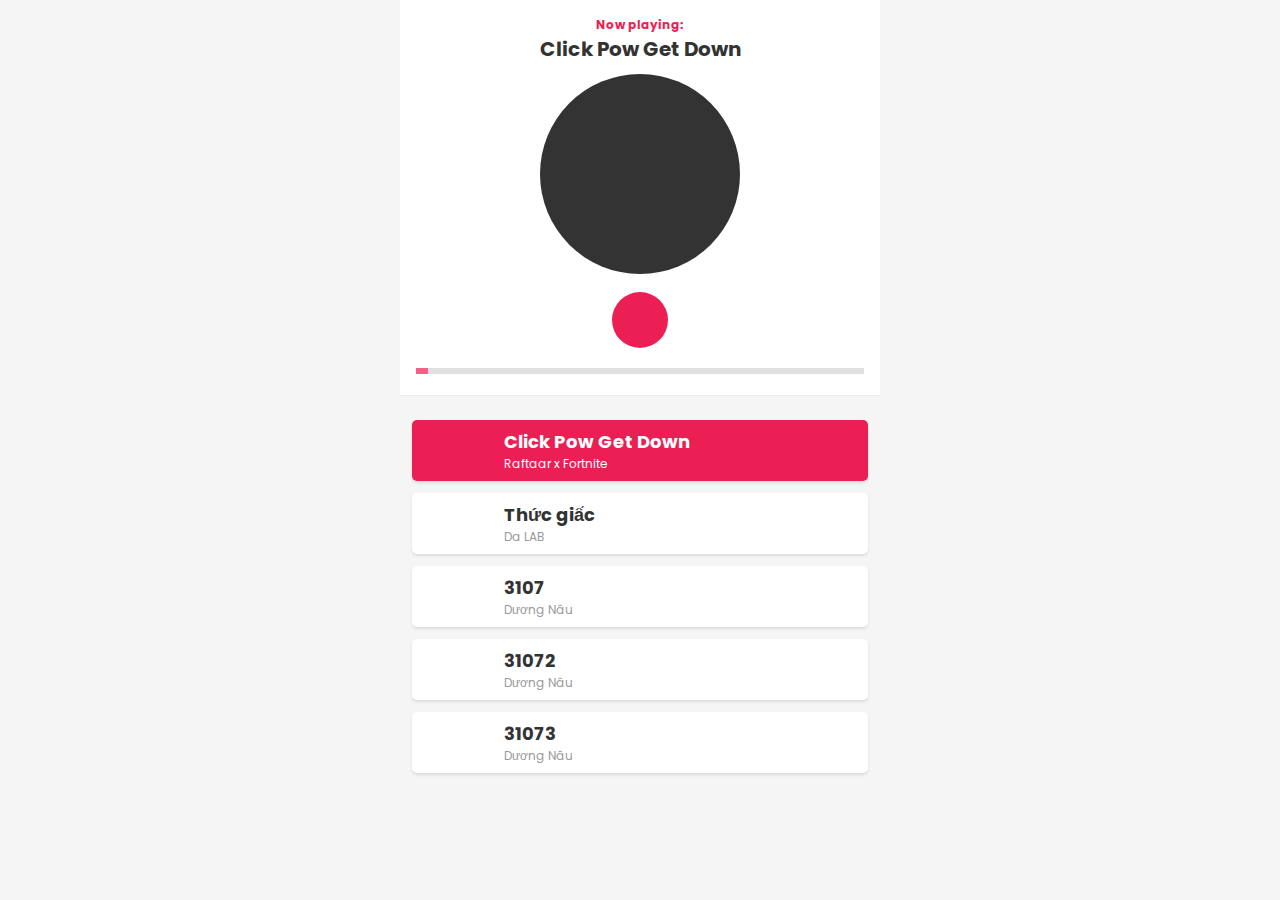
<file: index.html>
<!DOCTYPE html>
<html lang="en">
<head>
    <meta charset="UTF-8">
    <meta http-equiv="X-UA-Compatible" content="IE=edge">
    <meta name="viewport" content="width=device-width, initial-scale=1.0">
    <title>Music Player</title>
    <link rel="stylesheet" href="https://cdnjs.cloudflare.com/ajax/libs/font-awesome/5.15.2/css/all.min.css" integrity="sha512-HK5fgLBL+xu6dm/Ii3z4xhlSUyZgTT9tuc/hSrtw6uzJOvgRr2a9jyxxT1ely+B+xFAmJKVSTbpM/CuL7qxO8w==" crossorigin="anonymous" />
    <link rel="preconnect" href="https://fonts.gstatic.com">
<link href="https://fonts.googleapis.com/css2?family=Poppins:wght@300;400;600&display=swap" rel="stylesheet">
   <link rel="stylesheet" href="./style.css">
   <link rel="stylesheet" href="./index.js">
</head>
<body>
    <div class="player">
        <!-- Dashboard -->
        <div class="dashboard">
          <!-- Header -->
          <header>
            <h4>Now playing:</h4>
            <h2>String 57th & 9th</h2>
          </header>
      
          <!-- CD -->
          <div class="cd">
            <div class="cd-thumb" style="background-image: url('https://i.ytimg.com/vi/jTLhQf5KJSc/maxresdefault.jpg')">
            </div>
          </div>
      
          <!-- Control -->
          <div class="control">
            <div class="btn btn-repeat">
              <i class="fas fa-redo"></i>
            </div>
            <div class="btn btn-prev">
              <i class="fas fa-step-backward"></i>
            </div>
            <div class="btn btn-toggle-play">
              <i class="fas fa-pause icon-pause"></i>
              <i class="fas fa-play icon-play"></i>
            </div>
            <div class="btn btn-next">
              <i class="fas fa-step-forward"></i>
            </div>
            <div class="btn btn-random">
              <i class="fas fa-random"></i>
            </div>
          </div>
      
          <input id="progress" class="progress" type="range" value="0" step="1" min="0" max="100">
      
          <audio id="audio" src=""></audio>
        </div>
      
        <!-- Playlist -->
        <div class="playlist">
          <div class="song">
            <div class="thumb" style="background-image: url('https://i.ytimg.com/vi/jTLhQf5KJSc/maxresdefault.jpg')">
            </div>
            <div class="body">
              <h3 class="title">Music name</h3>
              <p class="author">Singer</p>
            </div>
            <div class="option">
              <i class="fas fa-ellipsis-h"></i>
            </div>
          </div>
          <div class="song">
            <div class="thumb" style="background-image: url('https://i.ytimg.com/vi/jTLhQf5KJSc/maxresdefault.jpg')">
            </div>
            <div class="body">
              <h3 class="title">Music name</h3>
              <p class="author">Singer</p>
            </div>
            <div class="option">
              <i class="fas fa-ellipsis-h"></i>
            </div>
          </div>
          <div class="song">
            <div class="thumb" style="background-image: url('https://i.ytimg.com/vi/jTLhQf5KJSc/maxresdefault.jpg')">
            </div>
            <div class="body">
              <h3 class="title">Music name</h3>
              <p class="author">Singer</p>
            </div>
            <div class="option">
              <i class="fas fa-ellipsis-h"></i>
            </div>
          </div>
        </div>
      </div>
      
      <!-- Design from: https://static.collectui.com/shots/3671744/musicloud-revolutionary-app-for-music-streaming-large -->
     <!-- script -->
     <script>

const $ = document.querySelector.bind(document);
const $$ = document.querySelectorAll.bind(document);
const PLAYER_STORAGE_KEY = 'F8_PLAYER'
const heading = $('header h2')
const cdThumb = $('.cd-thumb')
 const audio = $('#audio')
 const cd = $('.cd')
 const playBtn= $('.btn-toggle-play')
 const player = $('.player')
 const _this = this
 const progress = $('#progress')
 const nextBtn = $('.btn-next')
 const preBtn = $('.btn-prev')
 const randomBtn = $('.btn-random')
 const repeatBtn = $('.btn-repeat')
 const playList = $('.playlist')

const app = {
    currentIndex :0,
    isRandom : false,
    isPlaying : false,
    isRepeat : false,
    config: JSON.parse(localStorage.getItem(PLAYER_STORAGE_KEY))||{},
     songs : [
        {
          name: "Click Pow Get Down",
          singer: "Raftaar x Fortnite",
          path: "./assets/mp3/CuoiThoi-MasewMasiuBRayTAPVietNam-7085648.mp3",
          image: "https://i.ytimg.com/vi/jTLhQf5KJSc/maxresdefault.jpg"
        },
        {
          name: "Thức giấc",
          singer: "Da LAB",
          path: "./assets/mp3/ThucGiac-DaLAB-7048212.mp3",
          image:
            "https://1.bp.blogspot.com/-kX21dGUuTdM/X85ij1SBeEI/AAAAAAAAKK4/feboCtDKkls19cZw3glZWRdJ6J8alCm-gCNcBGAsYHQ/s16000/Tu%2BAana%2BPhir%2BSe%2BRap%2BSong%2BLyrics%2BBy%2BRaftaar.jpg"
        },
        {
          name: "3107",
          singer: "Dương Nâu",
          path:
            "./assets/mp3/3107-WnDuonggNau-6099150.mp3",
          image: "https://i.ytimg.com/vi/QvswgfLDuPg/maxresdefault.jpg"
        },
        {
          name: "31072",
          singer: "Dương Nâu",
          path: "./assets/mp3/31072-DuonggNauWn-6937818.mp3",
          image:
            "https://a10.gaanacdn.com/images/song/39/24225939/crop_480x480_1536749130.jpg"
        },
        {
          name: "31073",
          singer: "Dương Nâu",
          path: "./assets/mp3//31073-WNDuonggNautitie-7059323.mp3",
          image:
            "https://a10.gaanacdn.com/images/albums/72/3019572/crop_480x480_3019572.jpg"
        },
       
      ],
      setConfig: function(key,value){
        this.config[key]=value;
        localStorage.setItem(PLAYER_STORAGE_KEY,JSON.stringify(this.config))
      },
    //   render ra list nhạc
      render: function(){
         const htmls = this.songs.map((song,index)=>{
            return `
            <div class="song ${index === this.currentIndex ? "active" : ""}" data-index="${index}">
            <div class="thumb" style="background-image: url('${song.image}')">
            </div>
            <div class="body">
              <h3 class="title">${song.name}</h3>
              <p class="author">${song.singer}</p>
            </div>
            <div class="option">
              <i class="fas fa-ellipsis-h"></i>
            </div>
          </div>
            
            `

         })
         $('.playlist').innerHTML = htmls.join('')


      },






    //   end render
   defineProperties: function(){
       Object.defineProperty(this,'currentSong',{
           get: function(){
               return this.songs[this.currentIndex]
           }
       })

       
   },









      handleEvents: function(){
        const _this = this
          // xử lí Cd quay và dừng
          const cdThumbAnimate = cdThumb.animate([
            {transform : 'rotate(360deg)'}
          ],{
            duration: 10000,//10 second,
            iterations: Infinity,
          })
          cdThumbAnimate.pause()
          
    //    Xử lí khi click play
    playBtn.onclick= function(){
        
        if(_this.isPlaying){
            audio.pause()
        
        }
        else{
            audio.play()
       
        }

    }
// khi song duoc play
    audio.onplay = function(){
      player.classList.add('playing')
        _this.isPlaying = true
        cdThumbAnimate.play()

    }
    // khi song duoc pause
    audio.onpause = function(){
      player.classList.remove('playing')
        _this.isPlaying = false
        cdThumbAnimate.pause()

    }
    // khi tiến độ bài hát thay đổi
    audio.ontimeupdate= function(){
      if(audio.duration){
        const progressPercent = Math.floor(audio.currentTime/audio.duration * 100)
        progress.value = progressPercent
      }

    }
    // Xử lí khi tua song
    progress.onchange = function(){
       const seekTime = progress.value * audio.duration /100
       audio.currentTime = seekTime
    }



        //   chinh kich thuoc dia nhac
          
          const cdWidth = cd.offsetWidth;
          document.onscroll= function(){
              const scrollTop = window.scrollY || document.documentElement.scrollTop;
              console.log(scrollTop)
              const newCdWidth = cdWidth - scrollTop;
              cd.style.width= newCdWidth >0 ? newCdWidth +"px" : 0
              cd.style.opacity = newCdWidth / cdWidth

          }
// khi nextbai hat
      nextBtn.onclick = function(){
        if(_this.isRandom===true){
          _this.playRandomSong()
          audio.play()
        }
        else{
          app.nextSong()
          audio.play()
        
    
        }
        _this.render()
        _this.scrollToActiveSong()
      
        
      }
      // khi prev song
      preBtn.onclick=function(){
        if(_this.isRandom===true){
          _this.playRandomSong()
          audio.play()
        }
        else{
         
        app.preSong()
        audio.play()

       
        
      }
      _this.render()
      _this.scrollToActiveSong()


      
      }

      // random bai hat
      randomBtn.onclick = function(){
         _this.isRandom = !_this.isRandom
         _this.setConfig('isRandom',_this.isRandom)
        randomBtn.classList.toggle('active',_this.isRandom)
        
      }
      // Xử lí next song khi audio ended
      audio.onended= function(){
        if(_this.isRepeat === true){
              audio.play()
        } else{
          nextBtn.click()
        }
             
      }
      // Xử lí rpeat
      repeatBtn.onclick =function(){
      _this.isRepeat = !_this.isRepeat
      _this.setConfig('isRepeat',_this.isRepeat)

      repeatBtn.classList.toggle('active',_this.isRepeat)
      

      },
      // Lắng nghe hành vi click vào playlist
      playList.onclick = function(e){
        const songNode = e.target.closest('.song:not(.active)')
     if(songNode || e.target.closest('.option')){
       if(songNode){
          // console.log(songNode.getAttribute('data-index'))
          // console.log(songNode.dataset.index)
          _this.currentIndex = Number(songNode.dataset.index)
         
         
          _this.loadCurrentSong()
          audio.play()
          _this.render()

       }
      //  xywr li khi click vào option

       if(e.target.closest('.option')){

}


      
         
     }
      }


      },
    //   end chinh dia nhac

















// Load bai hien tai
  loadCurrentSong: function(){
     
     
      heading.textContent = this.currentSong.name
      cdThumb.style.backgroundImage = `url('${this.currentSong.image}')`
      audio.src= this.currentSong.path
      
  },
  
  // neexxt bai hat
  nextSong: function(){
    this.currentIndex++
    if(this.currentIndex >=this.songs.length){
      this.currentIndex=0
    }
    this.loadCurrentSong()
  },
  // pre song
  preSong: function(){
    this.currentIndex--
    if(this.currentIndex <0){
      this.currentIndex=this.songs.length -1 
    }
    this.loadCurrentSong()
  },
  loadConfig: function(){
     this.isRandom = this.config.isRandom
     this.isRepeat = this.config.isRepeat

  },
  // random
  playRandomSong: function(){
    let newIndex
     do {
       newIndex =  Math.floor(Math.random() * this.songs.length)
     } while (newIndex === this.currentIndex)
     
     this.currentIndex = newIndex
     this.loadCurrentSong()
     
  },

       start: function(){
        //  Gán cấu hình từ config vào object
         this.loadConfig()
        //    đinh nghĩa các thuộc tính
        
            this.defineProperties()
        //    lắng nghe các sự kiện
           this.handleEvents()
        //    Tảu thông tin bài hát đầu tiên vào UI
        this.loadCurrentSong()
     
          
    //    render ra list bài hát
        this.render()

       },

      // 
      scrollToActiveSong: function(){
    setTimeout(()=>{
      $('.song.active').scrollIntoView({
        behavior : 'smooth',
        block : 'nearest'
      })
    },300)
      }

}

app.start()
     </script>


    </body>
</html>
</file>
<file: style.css>
:root {
    --primary-color: #ec1f55;
    --text-color: #333;
  }
.clear{
    clear: both;
}
  
  * {
    padding: 0;
    margin: 0;
    box-sizing: inherit;
  }
  
  body {
    background-color: #f5f5f5;
  }
  
  html {
    box-sizing: border-box;
    font-family: "Poppins", sans-serif;
  }
  
  .player {
    position: relative;
    max-width: 480px;
    margin: 0 auto;
    
  }
  
  .player .icon-pause {
    display: none;
  }
  
  .player.playing .icon-pause {
    display: inline-block;
  }
  
  .player.playing .icon-play {
    display: none;
  }
  
  .dashboard {
    padding: 16px 16px 14px;
    background-color: #fff;
    position: fixed;
    top: 0;
    width: 100%;
    max-width: 480px;
    border-bottom: 1px solid #ebebeb;
  }
  
  /* HEADER */
  header {
    text-align: center;
    margin-bottom: 10px;
  }
  
  header h4 {
    color: var(--primary-color);
    font-size: 12px;
  }
  
  header h2 {
    color: var(--text-color);
    font-size: 20px;
  }
  
  /* CD */
  .cd {
    display: flex;
    margin: auto;
    width: 200px;
  }
  
  .cd-thumb {
    width: 100%;
    padding-top: 100%;
    border-radius: 50%;
    background-color: #333;
    background-size: cover;
    margin: auto;
    /* background: url(./assets/img/girl-xinh-1-480x600.jpg);
    background-position:  left center; */
  }
  
  /* CONTROL */
  .control {
    display: flex;
    align-items: center;
    justify-content: space-around;
    padding: 18px 0 8px 0;
  }
  
  .control .btn {
    color: #666;
    padding: 18px;
    font-size: 18px;
    cursor: pointer;
  }
  
  .control .btn.active {
    color: var(--primary-color);
  }
  
  .control .btn-toggle-play {
    width: 56px;
    height: 56px;
    border-radius: 50%;
    font-size: 24px;
    color: #fff;
    display: flex;
    align-items: center;
    justify-content: center;
    background-color: var(--primary-color);
  }
  
  .progress {
    width: 100%;
    -webkit-appearance: none;
    height: 6px;
    background: #d3d3d3;
    outline: none;
    opacity: 0.7;
    -webkit-transition: 0.2s;
    transition: opacity 0.2s;
  }
  
  .progress::-webkit-slider-thumb {
    -webkit-appearance: none;
    appearance: none;
    width: 12px;
    height: 6px;
    background-color: var(--primary-color);
    cursor: pointer;
  }
  
  /* PLAYLIST */
  .playlist {
    margin-top: 408px;
    padding: 12px;
  }
  
  .song {
    display: flex;
    align-items: center;
    margin-bottom: 12px;
    background-color: #fff;
    padding: 8px 16px;
    border-radius: 5px;
    box-shadow: 0 2px 3px rgba(0, 0, 0, 0.1);
  }
  
  .song.active {
    background-color: var(--primary-color);
  }
  
  .song:active {
    opacity: 0.8;
  }
  
  .song.active .option,
  .song.active .author,
  .song.active .title {
    color: #fff;
  }
  
  .song .thumb {
    width: 44px;
    height: 44px;
    border-radius: 50%;
    background-size: cover;
    margin: 0 8px;
  }
  
  .song .body {
    flex: 1;
    padding: 0 16px;
  }
  
  .song .title {
    font-size: 18px;
    color: var(--text-color);
  }
  
  .song .author {
    font-size: 12px;
    color: #999;
  }
  
  .song .option {
    padding: 16px 8px;
    color: #999;
    font-size: 18px;
  }
</file>
